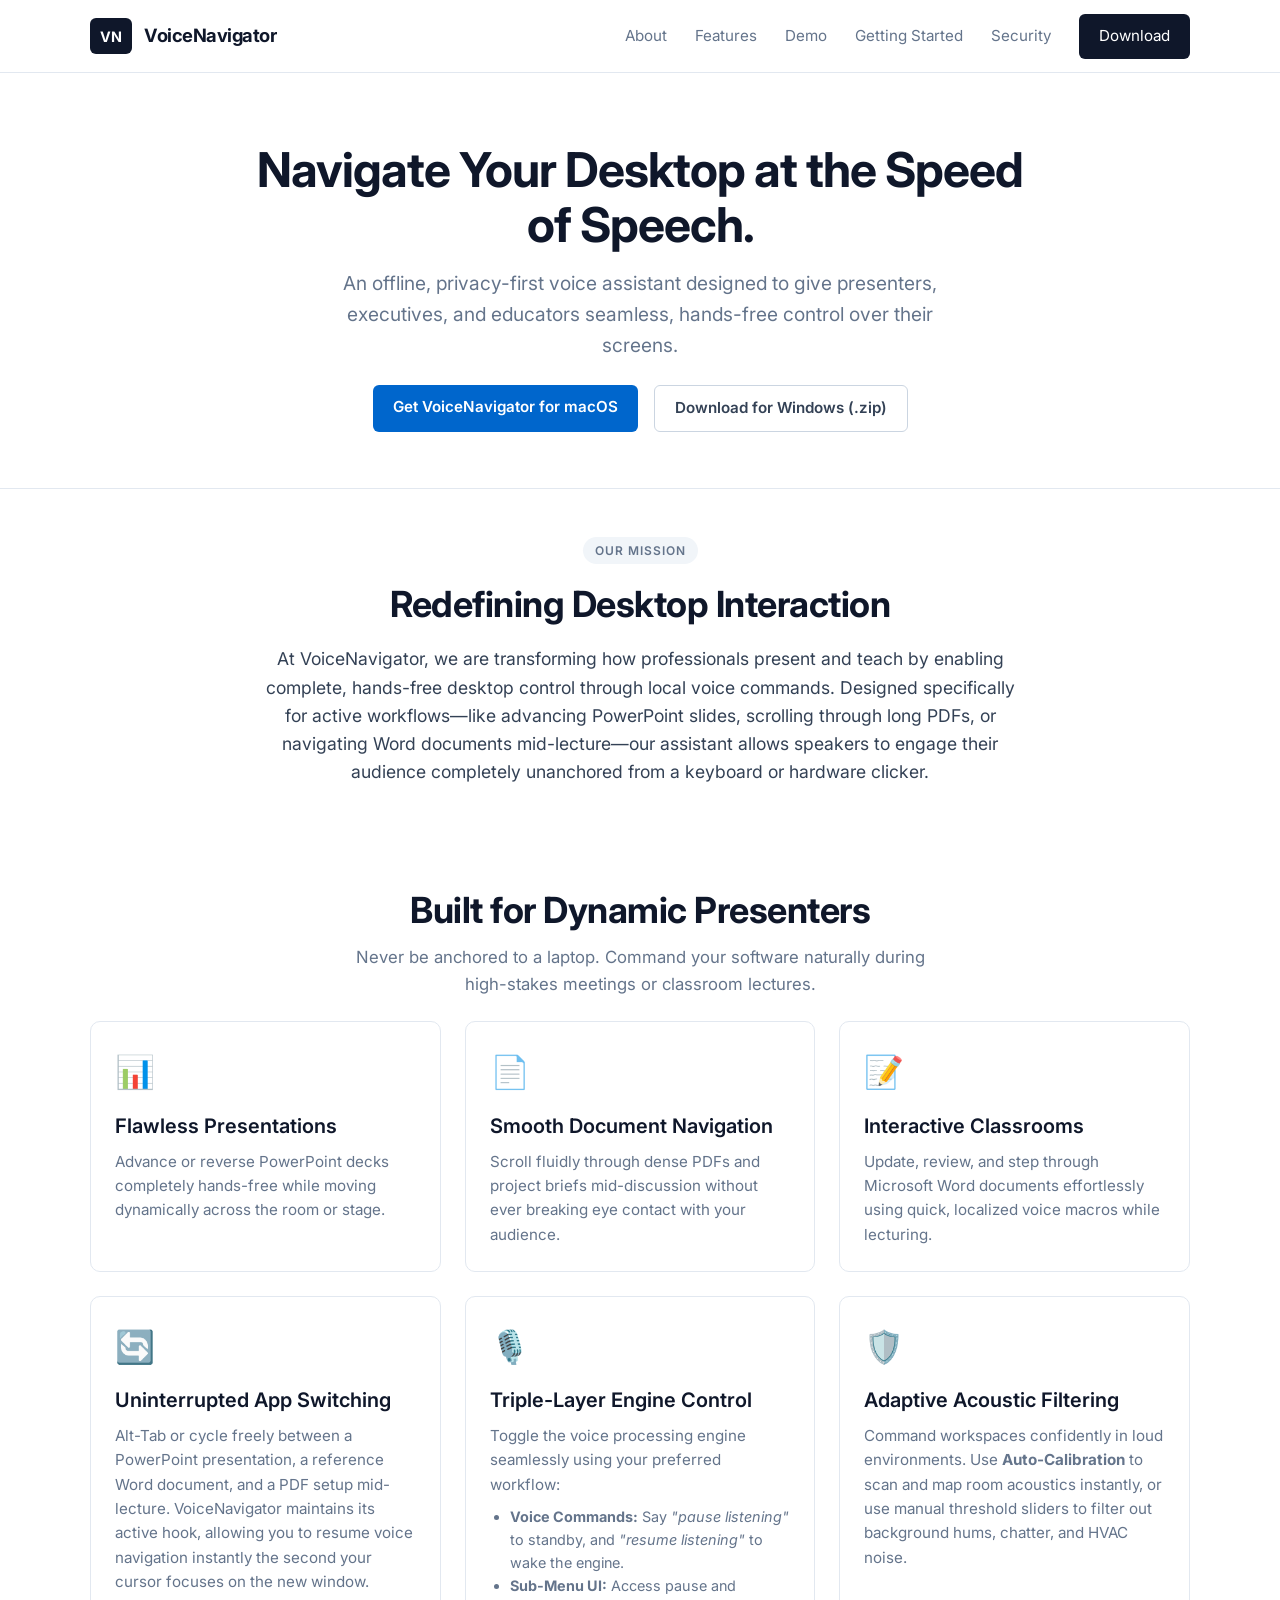
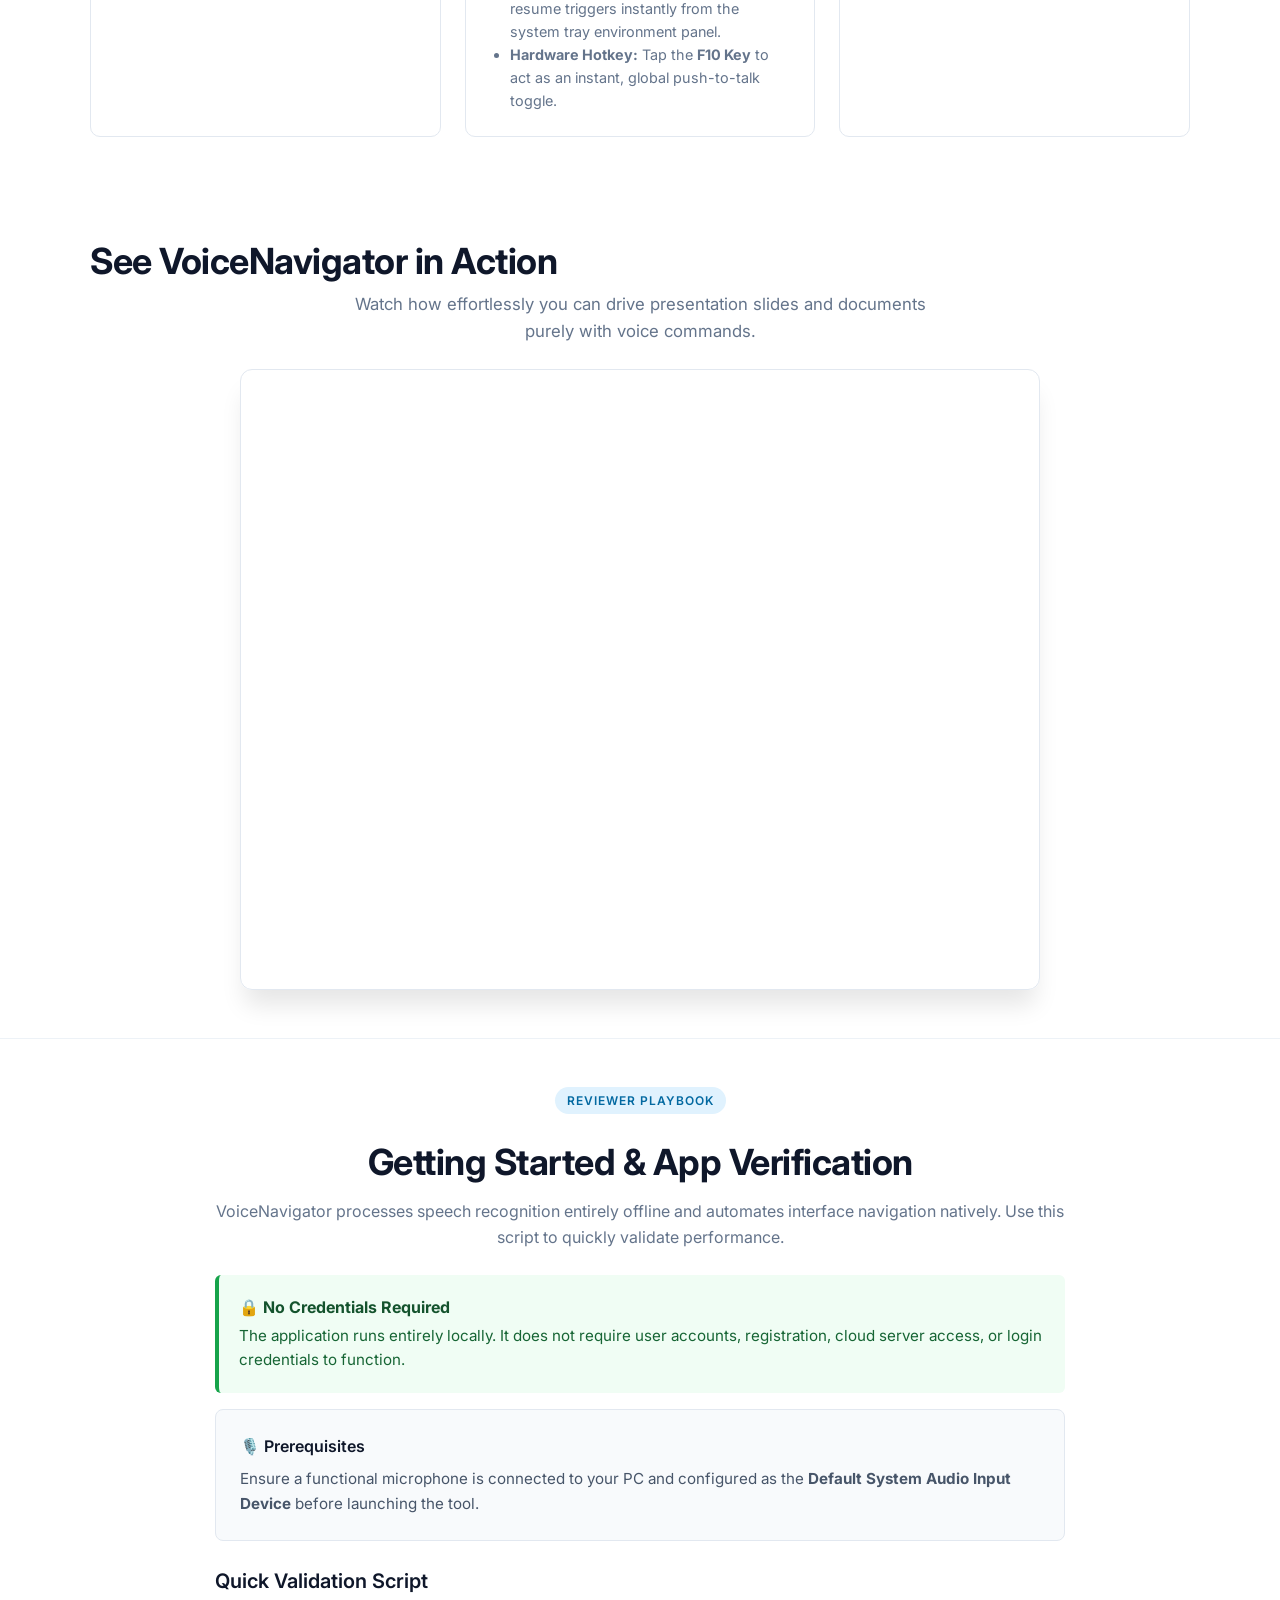
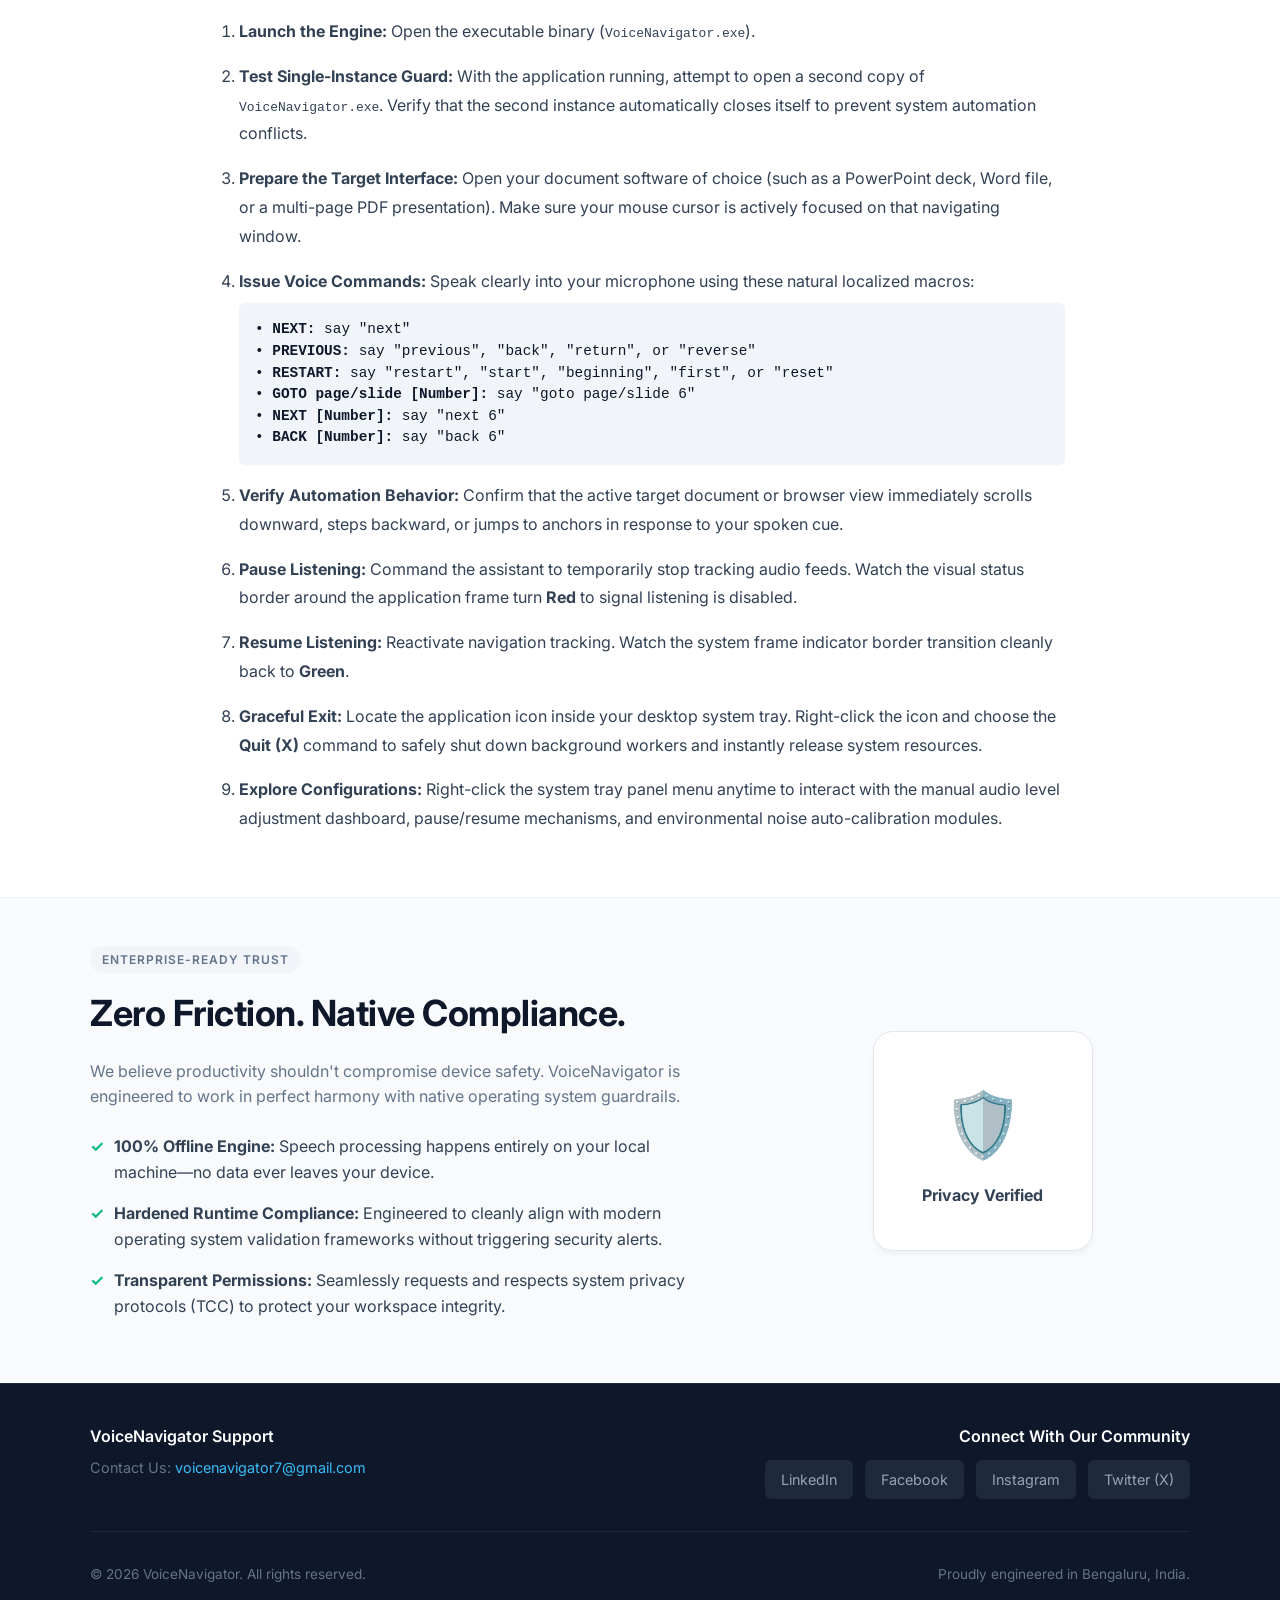
<file: index.html>
<!DOCTYPE html>
<html lang="en">
<head>
    <meta charset="UTF-8">
    <meta name="viewport" content="width=device-width, initial-scale=1.0">
    <title>VoiceNavigator - Privacy-First Voice Automation</title>
    <link rel="stylesheet" href="style.css">
    <link href="https://fonts.googleapis.com/css2?family=Inter:wght@300;400;600;700&display=swap" rel="stylesheet">
</head>
<body>

    <header class="main-header">
        <div class="container nav-container">
            <a href="#" class="logo-link" style="text-decoration: none; color: inherit;">
                <div class="logo-zone">
                    <div class="logo-icon">VN</div>
                    <span class="brand-name">VoiceNavigator</span>
                </div>
            </a>
            <nav class="top-menu">
                <a href="#about">About</a>
                <a href="#features">Features</a>
                <a href="#demo">Demo</a>
                <a href="#quickstart">Getting Started</a>
                <a href="#security">Security</a>
                <a href="https://github.com/RahulChandra007/VoiceNavigator-App/releases/latest" class="btn btn-secondary" style="color: #ffffff !important;">Download</a>
            </nav>
        </div>
    </header>

    <section class="hero">
        <div class="container hero-container">
            <h1>Navigate Your Desktop at the Speed of Speech.</h1>
            <p class="subtitle">An offline, privacy-first voice assistant designed to give presenters, executives, and educators seamless, hands-free control over their screens.</p>
            
            <div class="hero-cta" style="display: flex; gap: 1rem; justify-content: center; flex-wrap: wrap;">
                <a href="https://github.com/RahulChandra007/VoiceNavigator-App/releases/latest" id="macHeroBtn" class="btn btn-primary">Get VoiceNavigator for macOS</a>
                <a href="https://github.com/RahulChandra007/VoiceNavigator-App/releases/latest" id="winHeroBtn" class="btn btn-outline">Download for Windows (.zip)</a>
            </div>
        </div>
    </section>

    <section id="about" class="about-section">
        <div class="container text-block-center">
            <span class="badge">Our Mission</span>
            <h2>Redefining Desktop Interaction</h2>
            <p class="lead-text">
                At VoiceNavigator, we are transforming how professionals present and teach by enabling complete, hands-free desktop control through local voice commands. Designed specifically for active workflows—like advancing PowerPoint slides, scrolling through long PDFs, or navigating Word documents mid-lecture—our assistant allows speakers to engage their audience completely unanchored from a keyboard or hardware clicker.
            </p>
        </div>
    </section>

    <section id="features" class="features">
        <div class="container">
            <h2 class="section-title">Built for Dynamic Presenters</h2>
            <p class="section-subtitle">Never be anchored to a laptop. Command your software naturally during high-stakes meetings or classroom lectures.</p>
            
            <div class="grid">
                <div class="card">
                    <div class="card-icon">📊</div>
                    <h3>Flawless Presentations</h3>
                    <p>Advance or reverse PowerPoint decks completely hands-free while moving dynamically across the room or stage.</p>
                </div>
                
                <div class="card">
                    <div class="card-icon">📄</div>
                    <h3>Smooth Document Navigation</h3>
                    <p>Scroll fluidly through dense PDFs and project briefs mid-discussion without ever breaking eye contact with your audience.</p>
                </div>
                
                <div class="card">
                    <div class="card-icon">📝</div>
                    <h3>Interactive Classrooms</h3>
                    <p>Update, review, and step through Microsoft Word documents effortlessly using quick, localized voice macros while lecturing.</p>
                </div>

                <div class="card">
                    <div class="card-icon">🔄</div>
                    <h3>Uninterrupted App Switching</h3>
                    <p>Alt-Tab or cycle freely between a PowerPoint presentation, a reference Word document, and a PDF setup mid-lecture. VoiceNavigator maintains its active hook, allowing you to resume voice navigation instantly the second your cursor focuses on the new window.</p>
                </div>

                <div class="card">
                    <div class="card-icon">🎙️</div>
                    <h3>Triple-Layer Engine Control</h3>
                    <p>Toggle the voice processing engine seamlessly using your preferred workflow:</p>
                    <ul style="margin-top: 0.5rem; padding-left: 1.25rem; font-size: 0.9rem; color: var(--text-light); text-align: left; list-style-type: disc;">
                        <li><strong>Voice Commands:</strong> Say <em>"pause listening"</em> to standby, and <em>"resume listening"</em> to wake the engine.</li>
                        <li><strong>Sub-Menu UI:</strong> Access pause and resume triggers instantly from the system tray environment panel.</li>
                        <li><strong>Hardware Hotkey:</strong> Tap the <strong>F10 Key</strong> to act as an instant, global push-to-talk toggle.</li>
                    </ul>
                </div>

                <div class="card">
                    <div class="card-icon">🛡️</div>
                    <h3>Adaptive Acoustic Filtering</h3>
                    <p>Command workspaces confidently in loud environments. Use <strong>Auto-Calibration</strong> to scan and map room acoustics instantly, or use manual threshold sliders to filter out background hums, chatter, and HVAC noise.</p>
                </div>
            </div>
        </div>
    </section>

    <section id="demo" class="video-demo">
        <div class="container">
            <h2>See VoiceNavigator in Action</h2>
            <p class="section-subtitle">Watch how effortlessly you can drive presentation slides and documents purely with voice commands.</p>
            <div class="video-wrapper">
                <iframe 
                    src="https://www.youtube.com/embed/EFlMBppJPSQ" 
                    title="VoiceNavigator Product Demo"
                    allow="accelerometer; autoplay; clipboard-write; encrypted-media; gyroscope; picture-in-picture; web-share" 
                    allowfullscreen>
                </iframe>
            </div>
        </div>
    </section>

    <section id="quickstart" class="quickstart-section" style="padding: 3rem 0; background-color: #ffffff; border-top: 1px solid #edf2f7; border-bottom: 1px solid #edf2f7;">
        <div class="container" style="max-width: 850px;">
            <div style="text-align: center; margin-bottom: 1.5rem;">
                <span class="badge" style="background-color: #e0f2fe; color: #0369a1;">Reviewer Playbook</span>
                <h2 style="margin-top: 0.5rem;">Getting Started & App Verification</h2>
                <p style="color: #64748b; margin-top: 0.5rem;">VoiceNavigator processes speech recognition entirely offline and automates interface navigation natively. Use this script to quickly validate performance.</p>
            </div>

            <div style="background-color: #f0fdf4; border-left: 4px solid #16a34a; padding: 1.25rem; border-radius: 6px; margin-bottom: 1rem;">
                <h4 style="color: #14532d; font-weight: 700; margin-bottom: 0.25rem;">🔒 No Credentials Required</h4>
                <p style="color: #166534; font-size: 0.95rem; margin: 0;">The application runs entirely locally. It does not require user accounts, registration, cloud server access, or login credentials to function.</p>
            </div>

            <div style="background-color: #f8fafc; border: 1px solid #e2e8f0; padding: 1.5rem; border-radius: 8px; margin-bottom: 1.5rem;">
                <h4 style="color: #0f172a; font-weight: 600; margin-bottom: 0.5rem; display: flex; align-items: center; gap: 0.5rem;">🎙️ Prerequisites</h4>
                <p style="color: #475569; font-size: 0.95rem; margin: 0;">Ensure a functional microphone is connected to your PC and configured as the <strong>Default System Audio Input Device</strong> before launching the tool.</p>
            </div>

            <h3 style="margin-bottom: 1.25rem; color: #0f172a;">Quick Validation Script</h3>
            <ol style="padding-left: 1.5rem; color: #334155; line-height: 1.8;">
                <li style="margin-bottom: 1rem;"><strong>Launch the Engine:</strong> Open the executable binary (<code>VoiceNavigator.exe</code>).</li>
                <li style="margin-bottom: 1rem;"><strong>Test Single-Instance Guard:</strong> With the application running, attempt to open a second copy of <code>VoiceNavigator.exe</code>. Verify that the second instance automatically closes itself to prevent system automation conflicts.</li>
                <li style="margin-bottom: 1rem;"><strong>Prepare the Target Interface:</strong> Open your document software of choice (such as a PowerPoint deck, Word file, or a multi-page PDF presentation). Make sure your mouse cursor is actively focused on that navigating window.</li>
                <li style="margin-bottom: 1rem;">
                    <strong>Issue Voice Commands:</strong> Speak clearly into your microphone using these natural localized macros:
                    <div style="background: #f1f5f9; padding: 1rem; border-radius: 6px; font-family: monospace; font-size: 0.9rem; margin: 0.5rem 0; color: #0f172a; line-height: 1.5;">
                        • <strong>NEXT:</strong> say "next"<br>
                        • <strong>PREVIOUS:</strong> say "previous", "back", "return", or "reverse"<br>
                        • <strong>RESTART:</strong> say "restart", "start", "beginning", "first", or "reset"<br>
                        • <strong>GOTO page/slide [Number]:</strong> say "goto page/slide 6"<br>
                        • <strong>NEXT [Number]:</strong> say "next 6"<br>
                        • <strong>BACK [Number]:</strong> say "back 6"

                        
                    </div>
                </li>
                <li style="margin-bottom: 1rem;"><strong>Verify Automation Behavior:</strong> Confirm that the active target document or browser view immediately scrolls downward, steps backward, or jumps to anchors in response to your spoken cue.</li>
                <li style="margin-bottom: 1rem;"><strong>Pause Listening:</strong> Command the assistant to temporarily stop tracking audio feeds. Watch the visual status border around the application frame turn <strong>Red</strong> to signal listening is disabled.</li>
                <li style="margin-bottom: 1rem;"><strong>Resume Listening:</strong> Reactivate navigation tracking. Watch the system frame indicator border transition cleanly back to <strong>Green</strong>.</li>
                <li style="margin-bottom: 1rem;"><strong>Graceful Exit:</strong> Locate the application icon inside your desktop system tray. Right-click the icon and choose the <strong>Quit (X)</strong> command to safely shut down background workers and instantly release system resources.</li>
                <li style="margin-bottom: 1rem;"><strong>Explore Configurations:</strong> Right-click the system tray panel menu anytime to interact with the manual audio level adjustment dashboard, pause/resume mechanisms, and environmental noise auto-calibration modules.</li>
            </ol>
        </div>
    </section>

    <section id="security" class="security-zone">
        <div class="container security-container">
            <div class="security-text">
                <span class="badge">Enterprise-Ready Trust</span>
                <h2>Zero Friction. Native Compliance.</h2>
                <p>We believe productivity shouldn't compromise device safety. VoiceNavigator is engineered to work in perfect harmony with native operating system guardrails.</p>
                <ul>
                    <li><strong>100% Offline Engine:</strong> Speech processing happens entirely on your local machine—no data ever leaves your device.</li>
                    <li><strong>Hardened Runtime Compliance:</strong> Engineered to cleanly align with modern operating system validation frameworks without triggering security alerts.</li>
                    <li><strong>Transparent Permissions:</strong> Seamlessly requests and respects system privacy protocols (TCC) to protect your workspace integrity.</li>
                </ul>
            </div>
            <div class="security-graphic">
                <div class="shield-box">
                    <span class="shield-icon">🛡️</span>
                    <h4>Privacy Verified</h4>
                </div>
            </div>
        </div>
    </section>

    <footer style="background: #0f172a; color: #94a3b8; padding: 2.5rem 0 2rem 0; font-size: 0.9rem; border-top: 1px solid #1e293b;">
        <div class="container" style="max-width: 1100px; display: flex; flex-direction: column; gap: 2rem;">
            
            <div style="display: flex; justify-content: space-between; align-items: flex-start; flex-wrap: wrap; gap: 2rem;">
                <div>
                    <p style="margin: 0; font-weight: 600; color: #ffffff; font-size: 1rem;">VoiceNavigator Support</p>
                    <p style="margin: 0.4rem 0 0 0; color: #64748b;">
                        Contact Us: <a href="mailto:voicenavigator7@gmail.com" style="color: #38bdf8; text-decoration: none; transition: color 0.2s;" onmouseover="this.style.color='#7dd3fc'" onmouseout="this.style.color='#38bdf8'">voicenavigator7@gmail.com</a>
                    </p>
                </div>

                <div>
                    <p style="margin: 0 0 0.6rem 0; font-weight: 600; color: #ffffff; font-size: 1rem; text-align: right;">Connect With Our Community</p>
                    <div style="display: flex; gap: 0.75rem; justify-content: flex-end; flex-wrap: wrap;">
                        <a href="https://www.linkedin.com/company/voicenavigator/" target="_blank" rel="noopener noreferrer" style="color: #94a3b8; text-decoration: none; background: #1e293b; padding: 0.5rem 1rem; border-radius: 6px; transition: all 0.2s;" onmouseover="this.style.color='#ffffff'; this.style.background='#0077b5'" onmouseout="this.style.color='#94a3b8'; this.style.background='#1e293b'">LinkedIn</a>
                        <a href="https://www.facebook.com/61590118453737" target="_blank" rel="noopener noreferrer" style="color: #94a3b8; text-decoration: none; background: #1e293b; padding: 0.5rem 1rem; border-radius: 6px; transition: all 0.2s;" onmouseover="this.style.color='#ffffff'; this.style.background='#1877f2'" onmouseout="this.style.color='#94a3b8'; this.style.background='#1e293b'">Facebook</a>
                        <a href="https://www.instagram.com/voicenavigator/" target="_blank" rel="noopener noreferrer" style="color: #94a3b8; text-decoration: none; background: #1e293b; padding: 0.5rem 1rem; border-radius: 6px; transition: all 0.2s;" onmouseover="this.style.color='#ffffff'; this.style.background='#e1306c'" onmouseout="this.style.color='#94a3b8'; this.style.background='#1e293b'">Instagram</a>
                        <a href="https://x.com/voicenavigate" target="_blank" rel="noopener noreferrer" style="color: #94a3b8; text-decoration: none; background: #1e293b; padding: 0.5rem 1rem; border-radius: 6px; transition: all 0.2s;" onmouseover="this.style.color='#ffffff'; this.style.background='#000000'" onmouseout="this.style.color='#94a3b8'; this.style.background='#1e293b'">Twitter (X)</a>
                    </div>
                </div>
            </div>

            <div style="height: 1px; background: #1e293b; width: 100%;"></div>

            <div style="display: flex; justify-content: space-between; align-items: center; flex-wrap: wrap; gap: 1rem; font-size: 0.85rem; color: #64748b;">
                <p style="margin: 0;">&copy; 2026 VoiceNavigator. All rights reserved.</p>
                <p style="margin: 0; text-align: right;">Proudly engineered in Bengaluru, India.</p>
            </div>

        </div>
    </footer>

    <script src="script.js"></script>
</body>
</html>
</file>
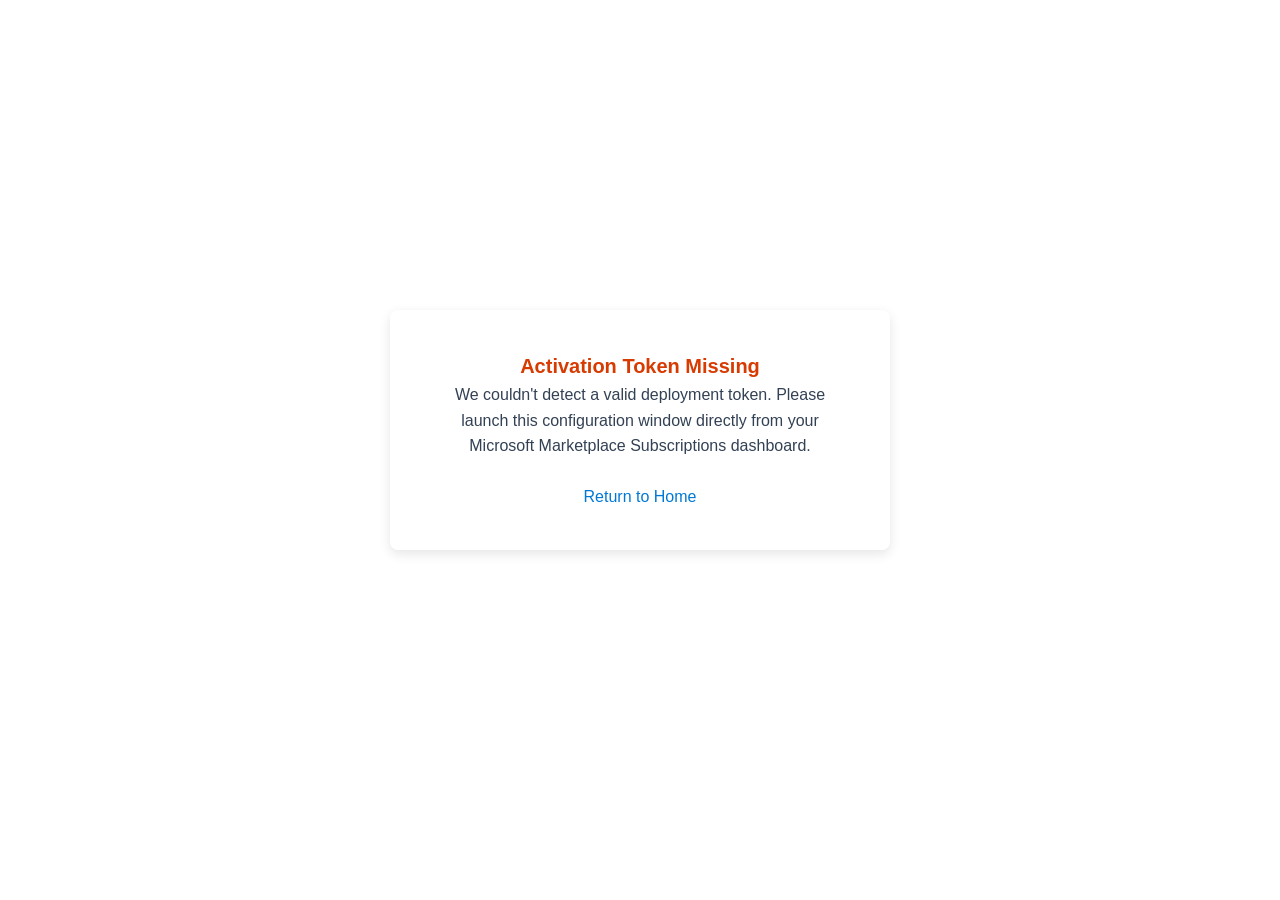
<file: activate.html>
<!DOCTYPE html>
<html lang="en">
<head>
    <meta charset="UTF-8">
    <meta name="viewport" content="width=device-width, initial-scale=1.0">
    <title>Activate VoiceNavigator</title>
    <link rel="stylesheet" href="style.css">
    <style>
        /* Minimal layout overrides to center the card on the screen */
        .activation-container {
            display: flex;
            justify-content: center;
            align-items: center;
            min-height: 80vh;
            padding: 20px;
        }
        .activation-card {
            background: #ffffff;
            padding: 40px;
            max-width: 500px;
            width: 100%;
            border-radius: 8px;
            box-shadow: 0 4px 12px rgba(0, 0, 0, 0.1);
            text-align: center;
        }
        .token-box {
            background: #f4f4f9;
            padding: 15px;
            border: 1px solid #ddd;
            border-radius: 4px;
            word-break: break-all;
            font-family: monospace;
            font-size: 14px;
            margin: 20px 0;
            max-height: 100px;
            overflow-y: auto;
        }
        .action-button {
            display: inline-block;
            background-color: #0078d4;
            color: #fff;
            padding: 14px 28px;
            text-decoration: none;
            border-radius: 4px;
            font-weight: bold;
            transition: background 0.2s ease;
        }
        .action-button:hover {
            background-color: #005a9e;
        }
    </style>
</head>
<body>

    <div class="activation-container">
        <div class="activation-card">
            <h2>Thank you for choosing VoiceNavigator!</h2>
            <p>Your enterprise license purchase has been initialized by Microsoft.</p>
            
            <div id="tokenDisplaySection">
                <p style="text-align: left; font-size: 14px; color: #555; margin-bottom: 5px;">Your Activation Token:</p>
                <div class="token-box" id="tokenBox">Extracting token...</div>
            </div>

            <p style="font-size: 15px; margin-bottom: 25px;">Click below to launch your desktop application. VoiceNavigator will automatically ingest this token, verify your subscription, and drop the <code>license.txt</code> file directly into your application directory.</p>
            
            <a id="appLaunchLink" href="#" class="action-button">Launch VoiceNavigator to Activate</a>
        </div>
    </div>

    <!-- Link your existing global script or a specialized one -->
    <script src="script.js"></script>
    <script>
        // Execute token parsing immediately when this specific page loads
        document.addEventListener("DOMContentLoaded", function() {
            if (typeof handleMarketplaceToken === "function") {
                handleMarketplaceToken();
            }
        });
    </script>
</body>
</html>
</file>
<file: style.css>
/* ==========================================================================
   1. CORE VARIABLES & BASE ARCHITECTURE
   ========================================================================== */
:root {
    --primary: #0066cc;
    --primary-hover: #0052a3;
    --dark: #0f172a;
    --light-bg: #f8fafc;
    --text: #334155;
    --text-light: #64748b;
    --white: #ffffff;
}

* {
    box-sizing: border-box;
    margin: 0;
    padding: 0;
}

body {
    font-family: 'Inter', sans-serif;
    color: var(--text);
    background-color: var(--white);
    line-height: 1.6;
    scroll-behavior: smooth;
    padding-top: 70px; /* Prevents sticky header from overlapping hero content */
}

.container {
    width: 90%;
    max-width: 1100px;
    margin: 0 auto;
}

/* ==========================================================================
   2. FIXED NAVIGATION BAR COMPONENT
   ========================================================================== */
.main-header {
    background-color: rgba(255, 255, 255, 0.95);
    backdrop-filter: blur(8px);
    position: fixed;
    top: 0;
    left: 0;
    width: 100%;
    z-index: 1000;
    border-bottom: 1px solid #e2e8f0;
    padding: 0.85rem 0;
}

.nav-container {
    display: flex;
    justify-content: space-between;
    align-items: center;
}

.logo-zone {
    display: flex;
    align-items: center;
    gap: 0.75rem;
}

.logo-icon {
    background-color: var(--dark);
    color: var(--white);
    font-weight: 700;
    font-size: 0.9rem;
    padding: 0.4rem 0.6rem;
    border-radius: 6px;
    letter-spacing: 0.5px;
}

.brand-name {
    font-weight: 700;
    color: var(--dark);
    font-size: 1.15rem;
    letter-spacing: -0.5px;
}

.top-menu {
    display: flex;
    align-items: center;
    gap: 1.75rem;
}

.top-menu a {
    text-decoration: none;
    color: var(--text-light);
    font-weight: 400;
    font-size: 0.95rem;
    transition: color 0.15s ease;
}

.top-menu a:hover {
    color: var(--dark);
}

/* ==========================================================================
   3. TYPOGRAPHY & REUSABLE UI ELEMENTS
   ========================================================================== */
h1 {
    font-size: 3rem;
    font-weight: 700;
    color: var(--dark);
    line-height: 1.15;
    letter-spacing: -1px;
}

h2 {
    font-size: 2.25rem;
    font-weight: 700;
    color: var(--dark);
    letter-spacing: -0.5px;
}

h3 {
    font-size: 1.25rem;
    font-weight: 600;
    color: var(--dark);
}

/* Global Section Title Controls - Compressed */
.section-title {
    text-align: center;
    margin-bottom: 0.25rem !important;
}

.section-subtitle {
    text-align: center;
    color: var(--text-light);
    max-width: 600px;
    margin: 0 auto 1.5rem auto !important;
    font-size: 1.05rem;
}

/* Modern Pill Badge */
.badge {
    display: inline-block;
    background-color: #f1f5f9;
    color: var(--text-light);
    font-size: 0.75rem;
    font-weight: 600;
    text-transform: uppercase;
    letter-spacing: 1px;
    padding: 0.25rem 0.75rem;
    border-radius: 100px;
    margin-bottom: 0.75rem;
}

/* Interactive Button Components */
.btn {
    display: inline-block;
    text-decoration: none;
    font-size: 0.95rem;
    font-weight: 600;
    padding: 0.65rem 1.25rem;
    border-radius: 6px;
    transition: all 0.15s ease;
    text-align: center;
}

.btn-primary {
    background-color: var(--primary);
    color: var(--white) !important;
}

.btn-primary:hover {
    background-color: var(--primary-hover);
}

.btn-secondary {
    background-color: var(--dark);
    color: var(--white) !important;
}

.btn-secondary:hover {
    background-color: #1e293b;
}

.btn-outline {
    border: 1px solid #cbd5e1;
    color: var(--text) !important;
    background-color: var(--white);
}

.btn-outline:hover {
    background-color: #f8fafc;
    border-color: #94a3b8;
}

/* ==========================================================================
   4. CONSOLIDATED LAYOUT SECTIONS (COMPRESSED SPACING)
   ========================================================================== */

/* Tightened structural density across all container blocks */
.about-section, 
.features, 
.video-demo, 
.security-zone,
.quickstart-section { 
    padding: 3rem 0 !important; 
}

/* Hero Component Frame */
.hero {
    background-color: var(--white);
    padding: 4.5rem 0 3.5rem 0;
    text-align: center;
    border-bottom: 1px solid #e2e8f0;
}

.hero-container {
    max-width: 800px;
}

.subtitle {
    font-size: 1.2rem;
    color: var(--text-light);
    margin: 1rem auto 1.5rem auto;
    max-width: 650px;
}

/* Center Text Blocks */
.text-block-center {
    max-width: 750px;
    margin: 0 auto;
    text-align: center;
}

.lead-text {
    font-size: 1.1rem;
    color: var(--text);
    margin-top: 0.75rem;
}

/* High-Impact Features Grid */
.grid {
    display: grid;
    grid-template-columns: repeat(auto-fit, minmax(280px, 1fr));
    gap: 1.5rem;
    margin-top: 1.5rem;
}

.card {
    background-color: var(--white);
    border: 1px solid #e2e8f0;
    padding: 1.5rem;
    border-radius: 10px;
    transition: transform 0.2s ease, box-shadow 0.2s ease;
}

.card:hover {
    transform: translateY(-2px);
    box-shadow: 0 10px 15px -3px rgba(0,0,0,0.05);
}

.card-icon {
    font-size: 2rem;
    margin-bottom: 0.75rem;
}

.card h3 {
    margin-bottom: 0.5rem;
}

.card p {
    color: var(--text-light);
    font-size: 0.95rem;
}

/* ==========================================================================
   5. INTERACTIVE VIDEO PLAYER SCALING
   ========================================================================== */
.video-wrapper {
    position: relative;
    padding-bottom: 56.25%; /* Perfect 16:9 widescreen ratio standard */
    height: 0;
    overflow: hidden;
    max-width: 800px;
    margin: 1.5rem auto 0 auto;
    border-radius: 12px;
    box-shadow: 0 20px 25px -5px rgba(0,0,0,0.1);
    border: 1px solid #e2e8f0;
}

.video-wrapper iframe {
    position: absolute;
    top: 0;
    left: 0;
    width: 100%;
    height: 100%;
    border: 0;
}

/* ==========================================================================
   6. SECURITY FOCUS LAYOUT
   ========================================================================== */
.security-zone { 
    background-color: var(--light-bg); 
}

.security-container { 
    display: flex; 
    align-items: center; 
    gap: 4rem; 
}

.security-text { 
    flex: 1.2; 
}

.security-graphic { 
    flex: 0.8; 
    display: flex; 
    justify-content: center; 
}

.security-text h2 { 
    margin-bottom: 1rem; 
}

.security-text p { 
    margin-bottom: 1.5rem; 
    color: var(--text-light); 
}

.security-text ul { 
    list-style: none; 
}

.security-text li { 
    margin-bottom: 1rem; 
    position: relative; 
    padding-left: 1.5rem; 
}

.security-text li::before { 
    content: "✓"; 
    color: #10b981; 
    position: absolute; 
    left: 0; 
    font-weight: 700; 
}

.shield-box { 
    background: var(--white); 
    width: 220px; 
    height: 220px; 
    border-radius: 20px; 
    display: flex; 
    flex-direction: column; 
    justify-content: center; 
    align-items: center; 
    border: 1px solid #e2e8f0; 
    box-shadow: 0 4px 6px -1px rgba(0,0,0,0.05); 
}

.shield-icon { 
    font-size: 4rem; 
    margin-bottom: 0.5rem; 
}

/* ==========================================================================
   7. RESPONSIVE MEDIA QUERIES
   ========================================================================== */
@media (max-width: 768px) {
    body {
        padding-top: 60px;
    }
    h1 {
        font-size: 2.25rem;
    }
    h2 {
        font-size: 1.75rem;
    }
    .top-menu {
        display: none; /* Simplifies layout for mobile devices */
    }
    .security-container {
        flex-direction: column;
        gap: 2rem;
        text-align: center;
    }
    .security-text li {
        text-align: left;
    }
}
</file>
